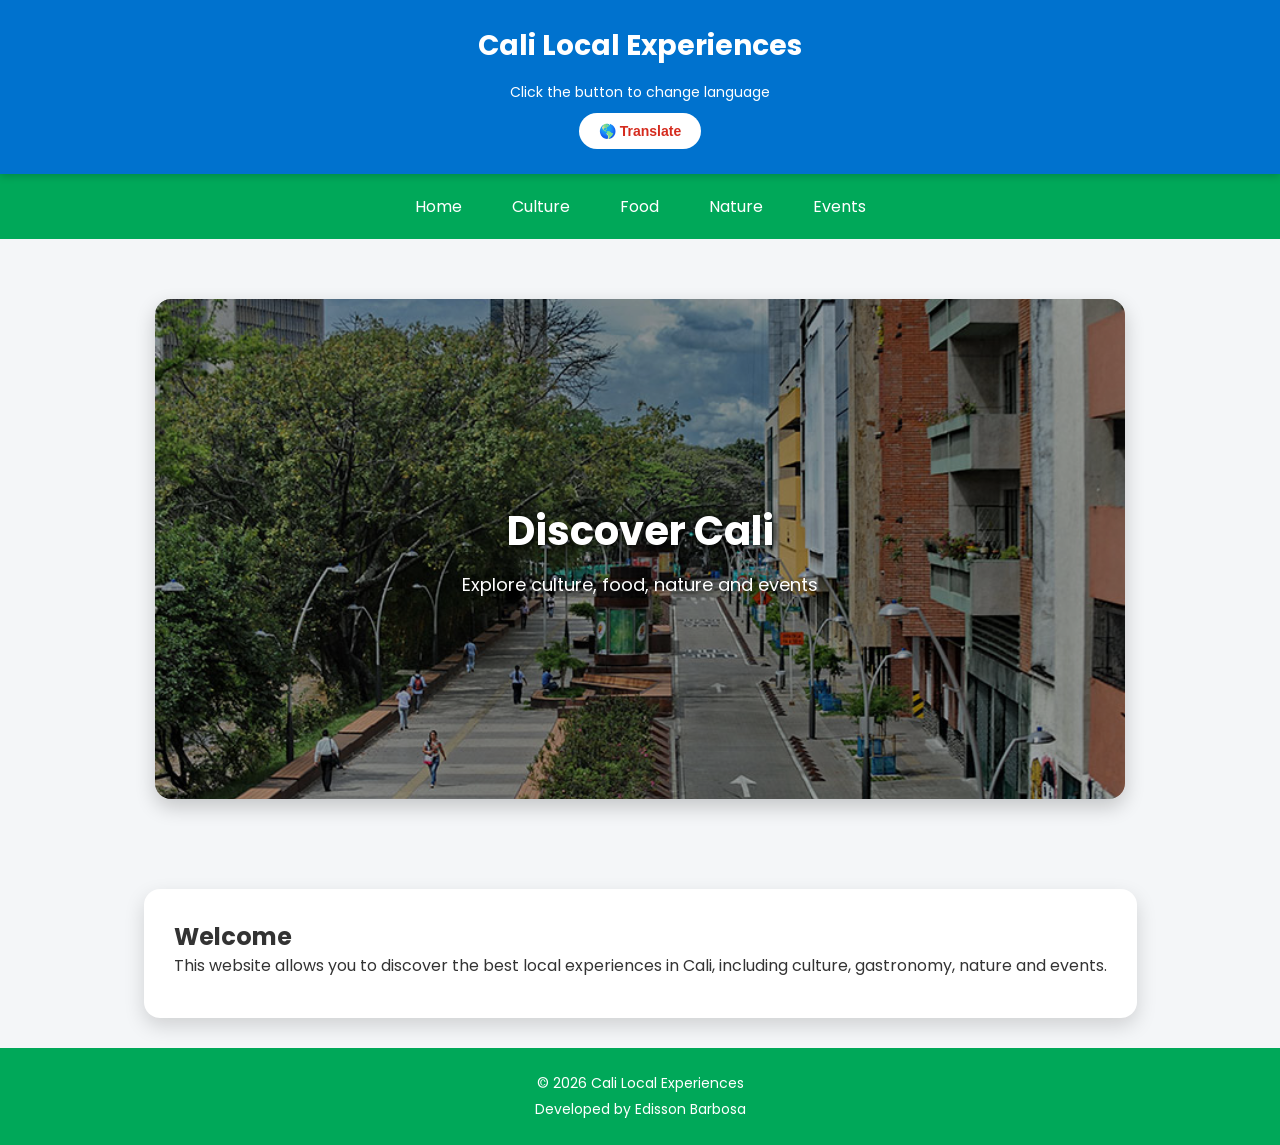
<file: index.html>
<!DOCTYPE html>
<html lang="en">
<head>
  <meta charset="UTF-8">
  <meta name="viewport" content="width=device-width, initial-scale=1.0">
  <title>Cali Local Experiences</title>
  <link rel="stylesheet" href="css/styles.css">
  <link href="https://fonts.googleapis.com/css2?family=Poppins:wght@300;500;700&display=swap" rel="stylesheet">
</head>

<body>

<header>
  <h1 data-en="Cali Local Experiences" data-es="Experiencias Locales en Cali">
    Cali Local Experiences
  </h1>

  <div class="lang-container">
    <p 
      data-en="Click the button to change language"
      data-es="Haz clic en el botón para cambiar el idioma">
      Click the button to change language
    </p>

    <button onclick="toggleLanguage()">
	<p 
      data-en="🌎 Translate"
      data-es="🌎 Traducir">
      🌎 Translate
    </p>
	</button>
  </div>
  
</header>

<div class="menu-toggle" id="menu-toggle">☰</div>
<nav id="navbar">
 <a href="index.html"
     data-en="Home"
     data-es="Inicio">Home</a>

  <a href="html/culture.html"
     data-en="Culture"
     data-es="Cultura">Culture</a>

  <a href="html/food.html"
     data-en="Food"
     data-es="Comida">Food</a>

  <a href="html/nature.html"
     data-en="Nature"
     data-es="Naturaleza">Nature</a>

  <a href="html/events.html"
     data-en="Events"
     data-es="Eventos">Events</a>
</nav>

<section class="hero">


  <div class="slider">

    <div class="slide active" style="background-image: url('./images/boulevard.jpg');"></div>
    <div class="slide" style="background-image: url('./images/cayzedo.jpg');"></div>
    <div class="slide" style="background-image: url('./images/feria_cali.jpg');"></div>
    <div class="slide" style="background-image: url('./images/cristo_rey.jpg');"></div>
	<div class="slide" style="background-image: url('./images/cholado.jpg');"></div>
    <div class="slide" style="background-image: url('./images/ermita.jpg');"></div>
	<div class="slide" style="background-image: url('./images/salsa_festival.jpg');"></div>
    <div class="slide" style="background-image: url('./images/belalcazar.jpg');"></div>

  </div>

  <div class="hero-content">
    <h2 
      data-en="Discover Cali"
      data-es="Descubre Cali">
      Discover Cali
    </h2>

    <p 
      data-en="Explore culture, food, nature and events"
      data-es="Explora cultura, gastronomía, naturaleza y eventos">
      Explore culture, food, nature and events
    </p>
  </div>

</section>


<section class="card">
  <h2 
    data-en="Welcome"
    data-es="Bienvenido">
    Welcome
  </h2>

  <p 
    data-en="This website allows you to discover the best local experiences in Cali, including culture, gastronomy, nature and events."
    data-es="Este sitio web te permite descubrir las mejores experiencias locales en Cali, incluyendo cultura, gastronomía, naturaleza y eventos.">
    This website allows you to discover the best local experiences in Cali, including culture, gastronomy, nature and events.
  </p>
</section>

<footer>
 
  <p 
    data-en="© 2026 Cali Local Experiences"
    data-es="© 2026 Experiencias Locales en Cali">
    © 2026 Cali Local Experiences
  </p>

  <p 
    data-en="Developed by Edisson Barbosa"
    data-es="Desarrollado por Edisson Barbosa">
    Developed by Edisson Barbosa
  </p>

</footer>

<script src="js/script.js"></script>

</body>
</html>
</file>
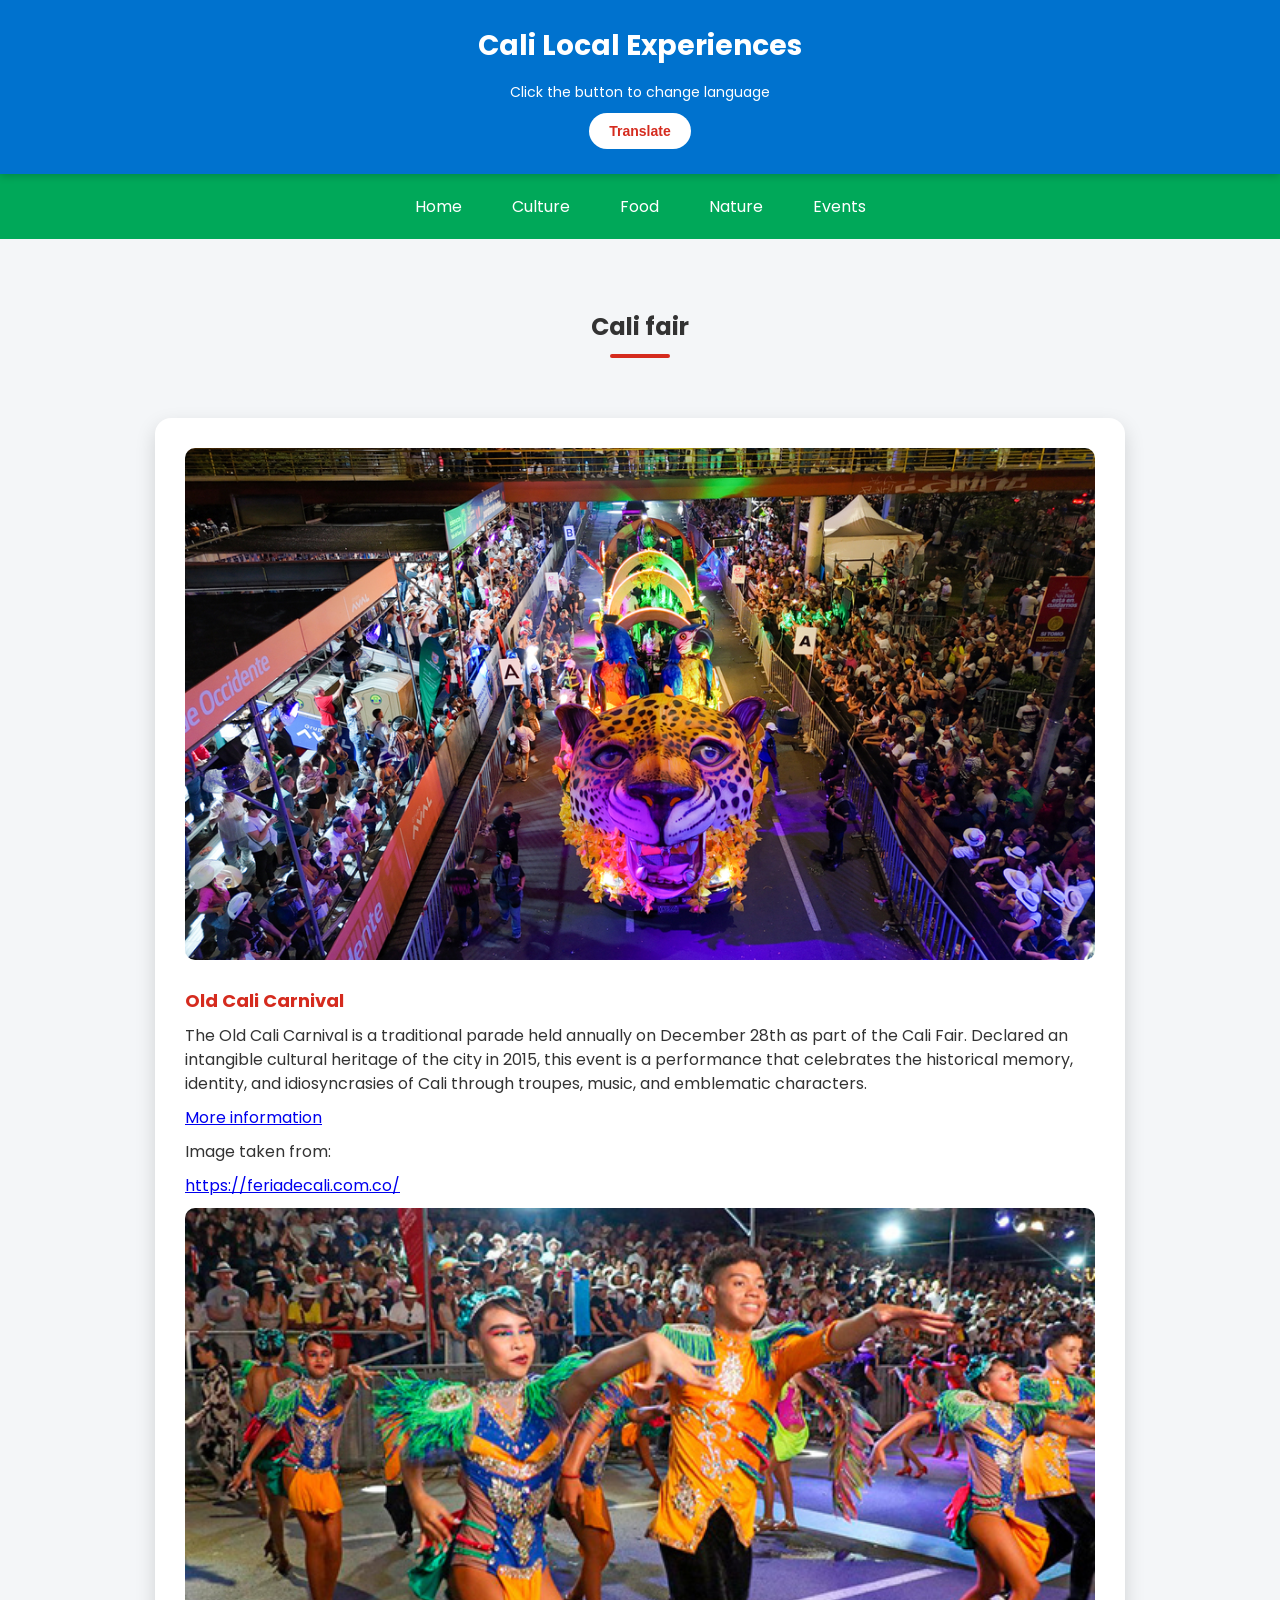
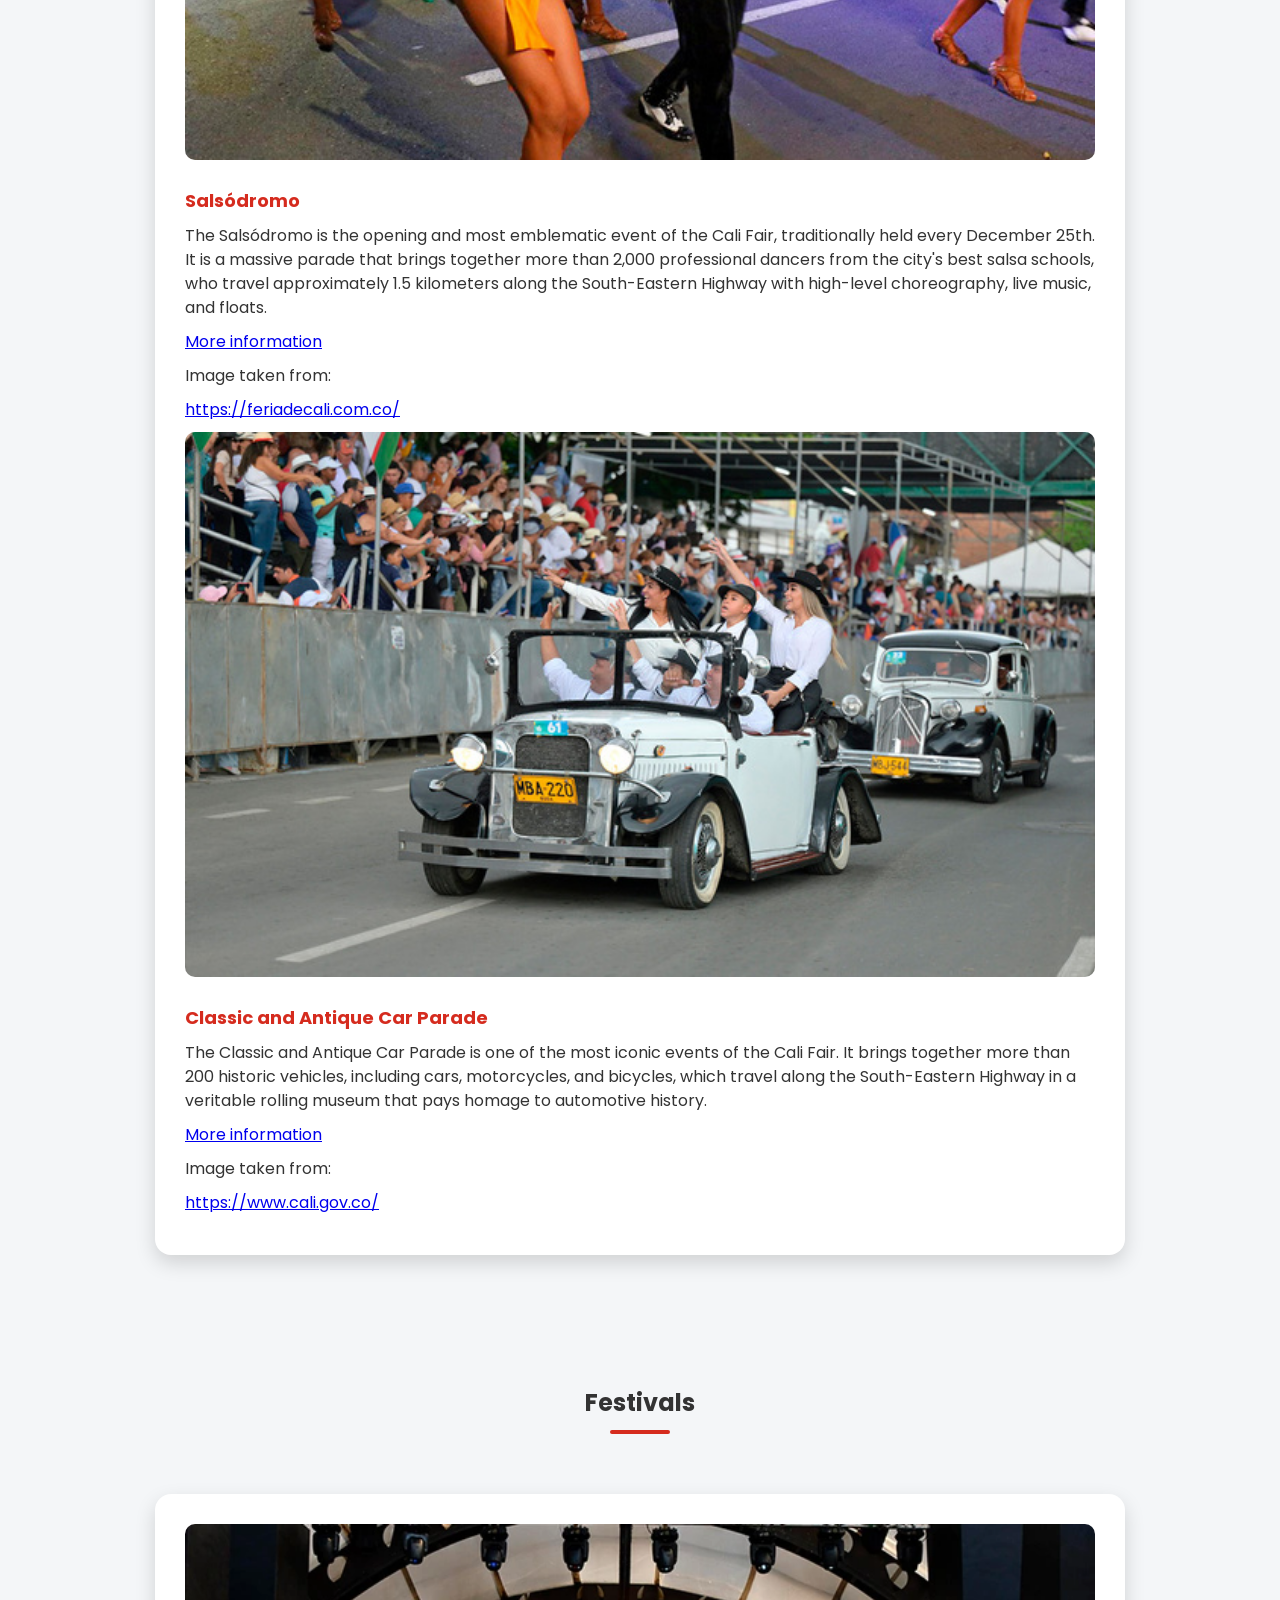
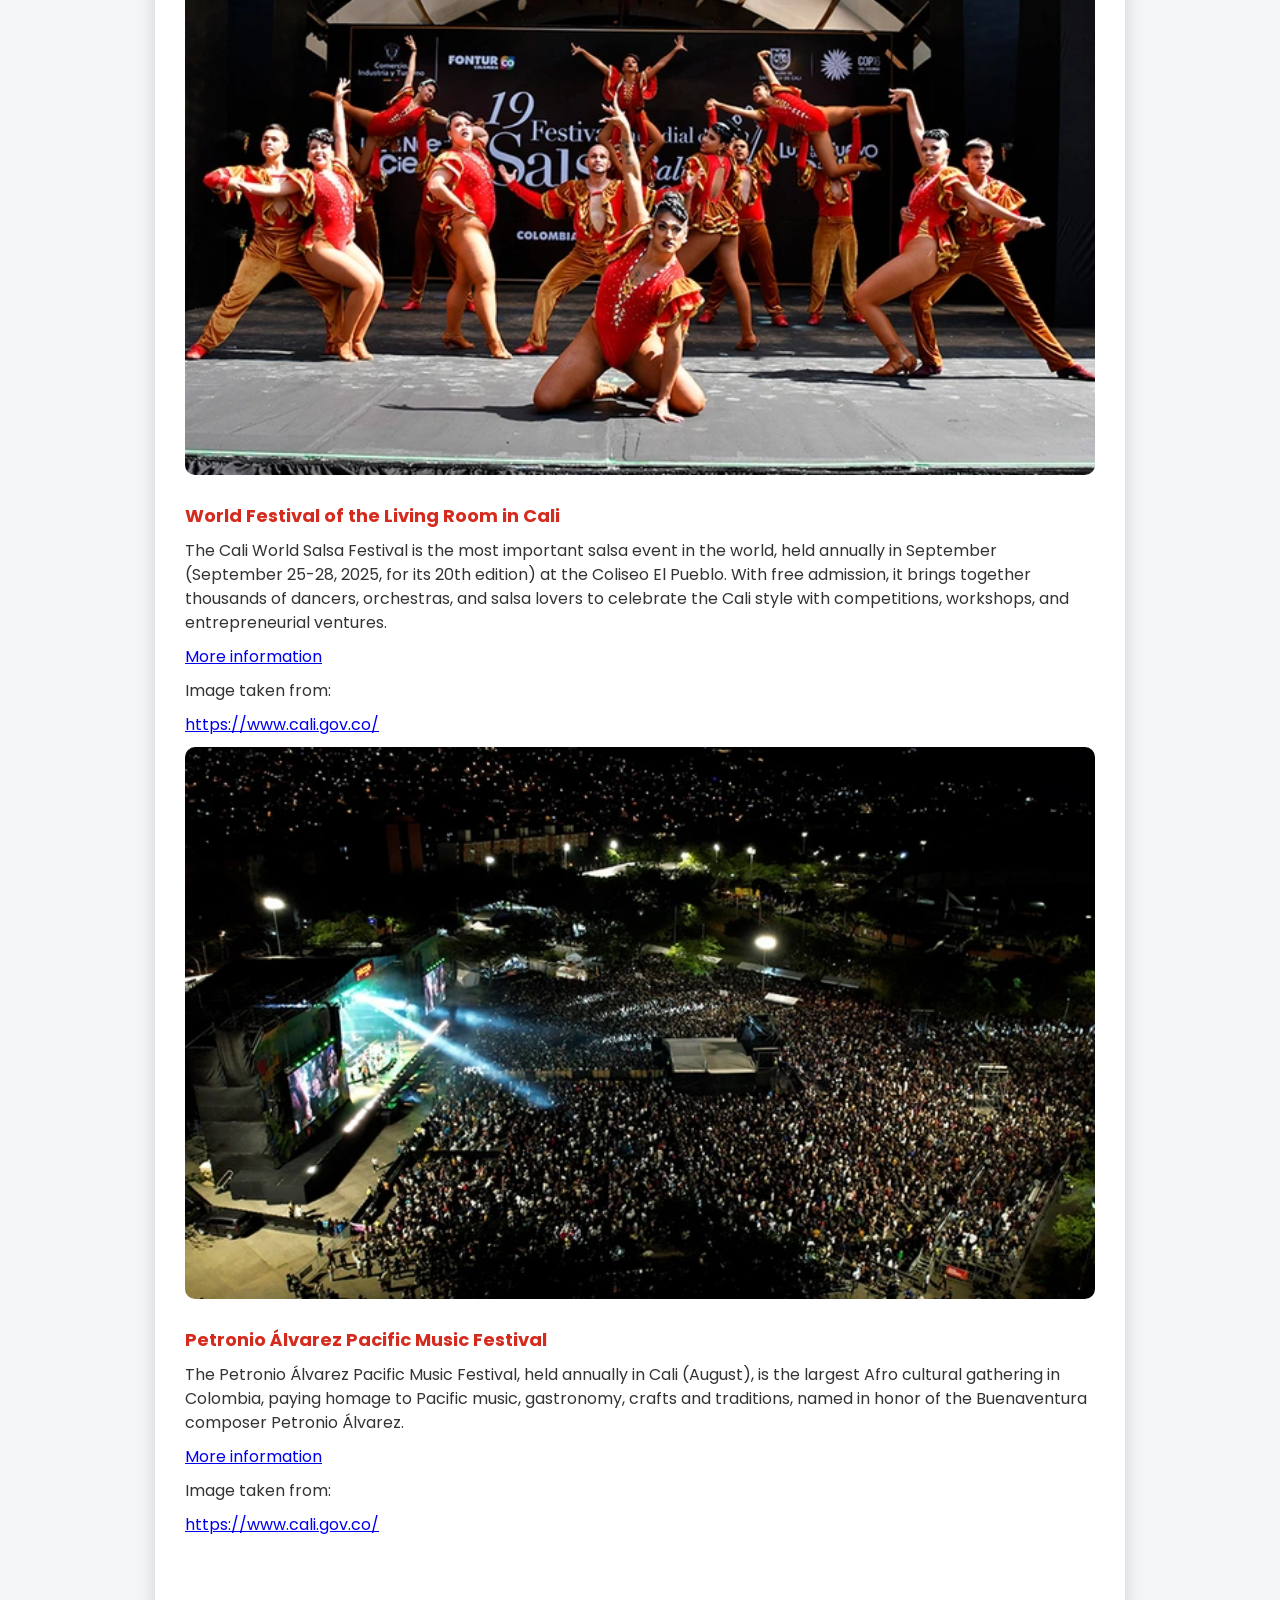
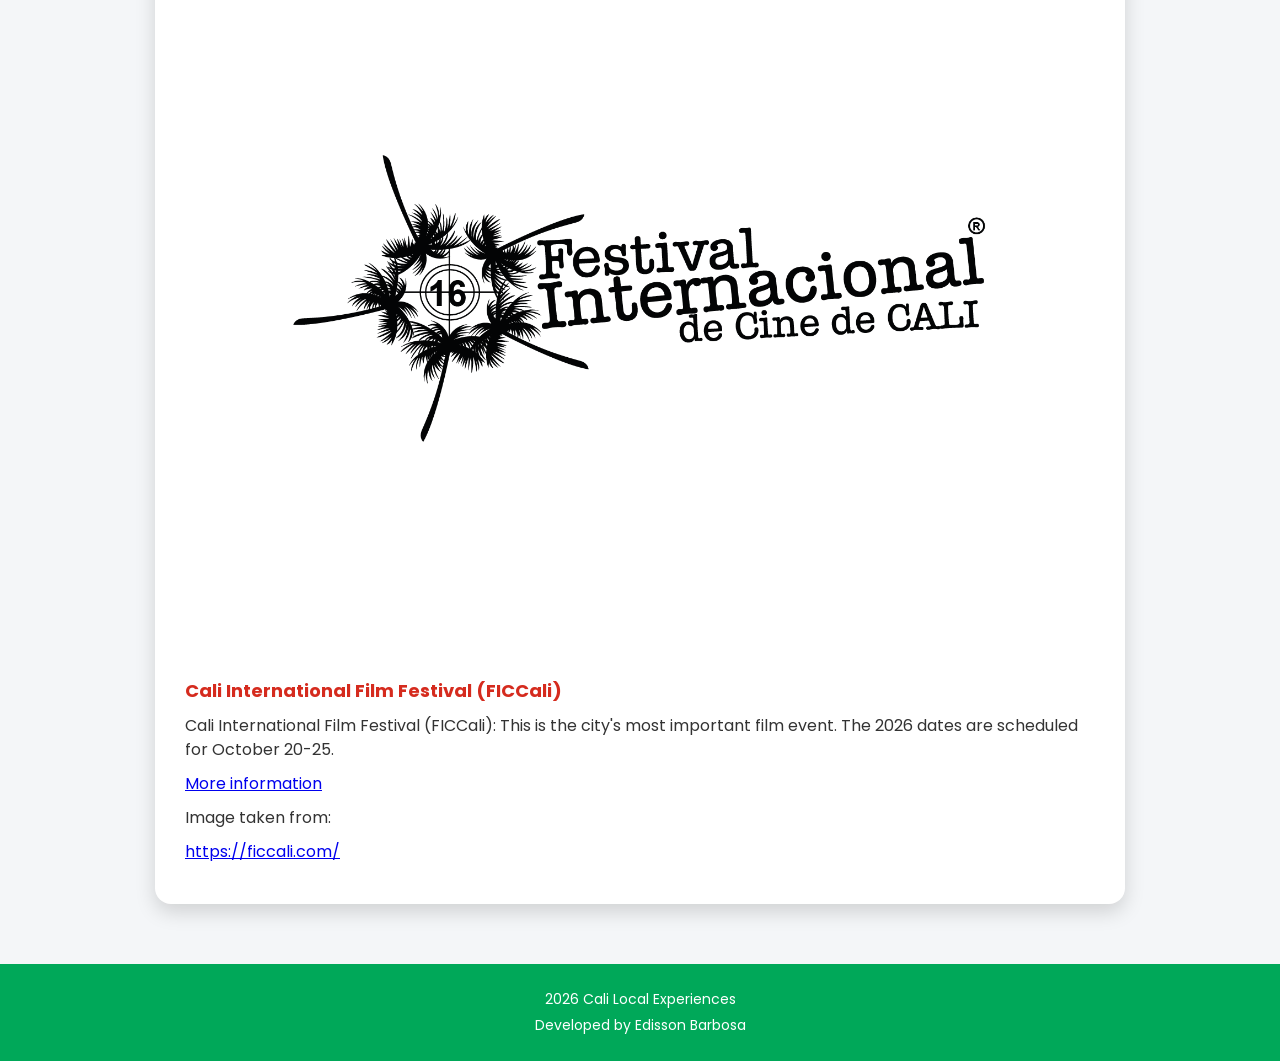
<file: html/events.html>
<!DOCTYPE html>
<html lang="en">
<head>
<meta charset="UTF-8">
<meta name="viewport" content="width=device-width, initial-scale=1.0">
<title>Events - Cali</title>
<link rel="stylesheet" href="../css/styles.css">
<link href="https://fonts.googleapis.com/css2?family=Poppins:wght@300;500;700&display=swap" rel="stylesheet">
</head>

<body>

<header>
<h1 data-en="Cali Local Experiences" data-es="Experiencias Locales en Cali">
    Cali Local Experiences
  </h1>

  <div class="lang-container">
    <p 
      data-en="Click the button to change language"
      data-es="Haz clic en el botón para cambiar el idioma">
      Click the button to change language
    </p>

    <button onclick="toggleLanguage()">
	<p 
      data-en="Translate"
      data-es="Traducir">
      Translate
    </p>
	</button>
  </div>
</header>

<div class="menu-toggle" id="menu-toggle">☰</div>
<nav id="navbar">
<a href="../index.html"
     data-en="Home"
     data-es="Inicio">Home</a>

  <a href="culture.html"
     data-en="Culture"
     data-es="Cultura">Culture</a>

  <a href="food.html"
     data-en="Food"
     data-es="Comida">Food</a>

  <a href="nature.html"
     data-en="Nature"
     data-es="Naturaleza">Nature</a>

  <a href="events.html"
     data-en="Events"
     data-es="Eventos">Events</a>	
</nav>

<section>

<h2 class="section-title"
data-en="Cali fair" data-es="Feria de Cali">Cali fair</h2>

<div class="card">
<img src="../images/feria_cali.jpg" alt="Carnaval de Cali Viejo">

<p class="place-title"
data-en="Old Cali Carnival"
data-es="Carnaval de Cali Viejo">
Old Cali Carnival</p>

<p data-en="The Old Cali Carnival is a traditional parade held annually on December 28th as part of the Cali Fair. Declared an intangible cultural heritage of the city in 2015, this event is a performance that celebrates the historical memory, identity, and idiosyncrasies of Cali through troupes, music, and emblematic characters."
data-es="El Carnaval de Cali Viejo es un desfile tradicional que se celebra anualmente cada 28 de diciembre en el marco de la Feria de Cali. Este evento, declarado patrimonio cultural inmaterial de la ciudad en 2015, es una puesta en escena que exalta la memoria histórica, la identidad y la idiosincrasia caleña a través de comparsas, música y personajes emblemáticos.">
The Old Cali Carnival is a traditional parade held annually on December 28th as part of the Cali Fair. Declared an intangible cultural heritage of the city in 2015, this event is a performance that celebrates the historical memory, identity, and idiosyncrasies of Cali through troupes, music, and emblematic characters.																													
</p>
<figcaption>
      <a href="https://www.feriadecali.com.co/" target="_blank">
	  <p data-en="More information"
	  data-es="Más información">
        More information</p>
      </a>
    </figcaption>
  <p data-en="Image taken from: "
	  data-es="Imagen tomada de: ">
        Image taken from:</p>
<p class="credit">
<a href="https://feriadecali.com.co/salsodromo-2024-rescata-el-origen-la-tradicion-y-la-identidad-calena-en-la-version-67-feria-de-cali/" target="_blank">
https://feriadecali.com.co/
</a>
</p>

<img src="../images/feria 2025.jpg" alt="Salsodromo">

<p class="place-title"
data-en="Salsódromo"
data-es="Salsódromo">
Salsódromo</p>

<p data-en="The Salsódromo is the opening and most emblematic event of the Cali Fair, traditionally held every December 25th. It is a massive parade that brings together more than 2,000 professional dancers from the city's best salsa schools, who travel approximately 1.5 kilometers along the South-Eastern Highway with high-level choreography, live music, and floats."
data-es="El Salsódromo es el evento inaugural y más emblemático de la Feria de Cali, celebrado tradicionalmente cada 25 de diciembre. Es un desfile masivo que reúne a más de 2,000 bailarines profesionales de las mejores escuelas de salsa de la ciudad, quienes recorren cerca de 1.5 kilómetros de la Autopista Suroriental con coreografías de alto nivel, música en vivo y carrozas.">
The Salsódromo is the opening and most emblematic event of the Cali Fair, traditionally held every December 25th. It is a massive parade that brings together more than 2,000 professional dancers from the city's best salsa schools, who travel approximately 1.5 kilometers along the South-Eastern Highway with high-level choreography, live music, and floats.																												
</p>
<figcaption>
      <a href="https://www.feriadecali.com.co/" target="_blank">
	  <p data-en="More information"
	  data-es="Más información">
        More information</p>
      </a>
    </figcaption>
  <p data-en="Image taken from: "
	  data-es="Imagen tomada de: ">
        Image taken from:</p>
<p class="credit">
<a href="https://feriadecali.com.co/salsodromo-2024-rescata-el-origen-la-tradicion-y-la-identidad-calena-en-la-version-67-feria-de-cali/" target="_blank">
https://feriadecali.com.co/
</a>
</p>



<img src="../images/carros.jpg" alt="Desfile de Autos clasicos y antiguos/">

<p class="place-title"
data-en="Classic and Antique Car Parade"
data-es="Desfile de Autos Clásicos y Antiguos">
Classic and Antique Car Parade</p>

<p data-en="The Classic and Antique Car Parade is one of the most iconic events of the Cali Fair. It brings together more than 200 historic vehicles, including cars, motorcycles, and bicycles, which travel along the South-Eastern Highway in a veritable rolling museum that pays homage to automotive history."
data-es="El Desfile de Autos Clásicos y Antiguos es uno de los eventos más emblemáticos de la Feria de Cali. Reúne más de 200 vehículos históricos, incluyendo autos, motos y bicicletas, que recorren la Autopista Suroriental en un auténtico museo rodante que rinde homenaje a la historia automotriz">
The Classic and Antique Car Parade is one of the most iconic events of the Cali Fair. It brings together more than 200 historic vehicles, including cars, motorcycles, and bicycles, which travel along the South-Eastern Highway in a veritable rolling museum that pays homage to automotive history.																												
</p>
<figcaption>
      <a href="https://www.feriadecali.com.co/" target="_blank">
	  <p data-en="More information"
	  data-es="Más información">
        More information</p>
      </a>
    </figcaption>
  <p data-en="Image taken from: "
	  data-es="Imagen tomada de: ">
        Image taken from:</p>
<p class="credit">
<a href="https://www.cali.gov.co/cultura/publicaciones/184056/feria-de-cali-de-2024-los-motores-volveran-a-rugir-en-el-desfile-de-autos-clasicos-y-antiguos/" target="_blank">
https://www.cali.gov.co/
</a>
</p>


</div>

</section>

<section>

<h2 class="section-title"
data-en="Festivals" data-es="Festivales">Festivals</h2>

<div class="card">
<img src="../images/salsa_festival.jpg" alt="Festival mundial de la salsa de Cali">

<p class="place-title"
data-en="World Festival of the Living Room in Cali"
data-es="Festival mundial de la salsa de Cali">
World Festival of the Living Room in Cali</p>

<p data-en="The Cali World Salsa Festival is the most important salsa event in the world, held annually in September (September 25-28, 2025, for its 20th edition) at the Coliseo El Pueblo. With free admission, it brings together thousands of dancers, orchestras, and salsa lovers to celebrate the Cali style with competitions, workshops, and entrepreneurial ventures."
data-es="El Festival Mundial de Salsa de Cali es el evento de salsa más importante del mundo, celebrado anualmente en septiembre (25-28 de septiembre de 2025 para su 20ª edición) en el Coliseo El Pueblo. Con entrada libre, reúne a miles de bailarines, orquestas y melómanos para celebrar el estilo caleño con competencias, talleres y emprendimientos.">
The Cali World Salsa Festival is the most important salsa event in the world, held annually in September (September 25-28, 2025, for its 20th edition) at the Coliseo El Pueblo. With free admission, it brings together thousands of dancers, orchestras, and salsa lovers to celebrate the Cali style with competitions, workshops, and entrepreneurial ventures.</p>

<figcaption>
      <a href="https://mundialdesalsa.com/" target="_blank">
	  <p data-en="More information"
	  data-es="Más información">
        More information</p>
      </a>
    </figcaption>
  <p data-en="Image taken from: "
	  data-es="Imagen tomada de: ">
        Image taken from:</p>
<p class="credit">
<a href="https://www.cali.gov.co/boletines/publicaciones/188669/inicia-el-camino-hacia-el-festival-mundial-de-salsa-2025-con-las-clasificatorias-locales-y-el-concurso-infantil/" target="_blank">
https://www.cali.gov.co/
</a>
</p>

<img src="../images/petronio.jpg" alt="Festival de Música del Pacífico Petronio Álvarez">

<p class="place-title"
data-en="Petronio Álvarez Pacific Music Festival"
data-es="Festival de Música del Pacífico Petronio Álvarez">
Petronio Álvarez Pacific Music Festival</p>

<p data-en="The Petronio Álvarez Pacific Music Festival, held annually in Cali (August), is the largest Afro cultural gathering in Colombia, paying homage to Pacific music, gastronomy, crafts and traditions, named in honor of the Buenaventura composer Petronio Álvarez."
data-es="El Festival de Música del Pacífico Petronio Álvarez, celebrado anualmente en Cali (agosto), es el encuentro cultural afro más grande de Colombia, rindiendo homenaje a la música del Pacífico, la gastronomía, artesanías y tradiciones, nombrado en honor al compositor buenaventureño Petronio Álvarez.">
The Petronio Álvarez Pacific Music Festival, held annually in Cali (August), is the largest Afro cultural gathering in Colombia, paying homage to Pacific music, gastronomy, crafts and traditions, named in honor of the Buenaventura composer Petronio Álvarez.</p>

<figcaption>
      <a href="https://colombia.travel/es/ferias-y-fiestas/festival-petronio-alvarez" target="_blank">
	  <p data-en="More information"
	  data-es="Más información">
        More information</p>
      </a>
    </figcaption>
  <p data-en="Image taken from: "
	  data-es="Imagen tomada de: ">
        Image taken from:</p>
<p class="credit">
<a href="https://www.cali.gov.co/boletines/publicaciones/188479/exito-total-mas-de-800000-personas-vibraron-con-el-festival-petronio-alvarez-2025/" target="_blank">
https://www.cali.gov.co/
</a>
</p>

<img src="../images/film_festival.jpg" alt="Festival Internacional de Cine de Cali (FICCali)">

<p class="place-title"
data-en="Cali International Film Festival (FICCali)"
data-es="Festival Internacional de Cine de Cali (FICCali)">
Cali International Film Festival (FICCali)</p>

<p data-en="Cali International Film Festival (FICCali): This is the city's most important film event. The 2026 dates are scheduled for October 20-25."
data-es="Festival Internacional de Cine de Cali (FICCali): Es el evento cinematográfico más importante de la ciudad. Para el año 2026, las fechas programadas son del 20 al 25 de octubre.">
Cali International Film Festival (FICCali): This is the city's most important film event. The 2026 dates are scheduled for October 20-25.</p>

<figcaption>
      <a href="https://ficcali.com/" target="_blank">
	  <p data-en="More information"
	  data-es="Más información">
        More information</p>
      </a>
    </figcaption>
  <p data-en="Image taken from: "
	  data-es="Imagen tomada de: ">
        Image taken from:</p>
<p class="credit">
<a href="https://ficcali.com/" target="_blank">
https://ficcali.com/
</a>
</p>


</div>

</section>

<footer>
 
  <p 
    data-en="© 2026 Cali Local Experiences"
    data-es="© 2026 Experiencias Locales en Cali">
    2026 Cali Local Experiences
  </p>

  <p 
    data-en="Developed by Edisson Barbosa"
    data-es="Desarrollado por Edisson Barbosa">
    Developed by Edisson Barbosa
  </p>

</footer>

<script src="../js/script.js"></script>

</body>
</html>
</file>
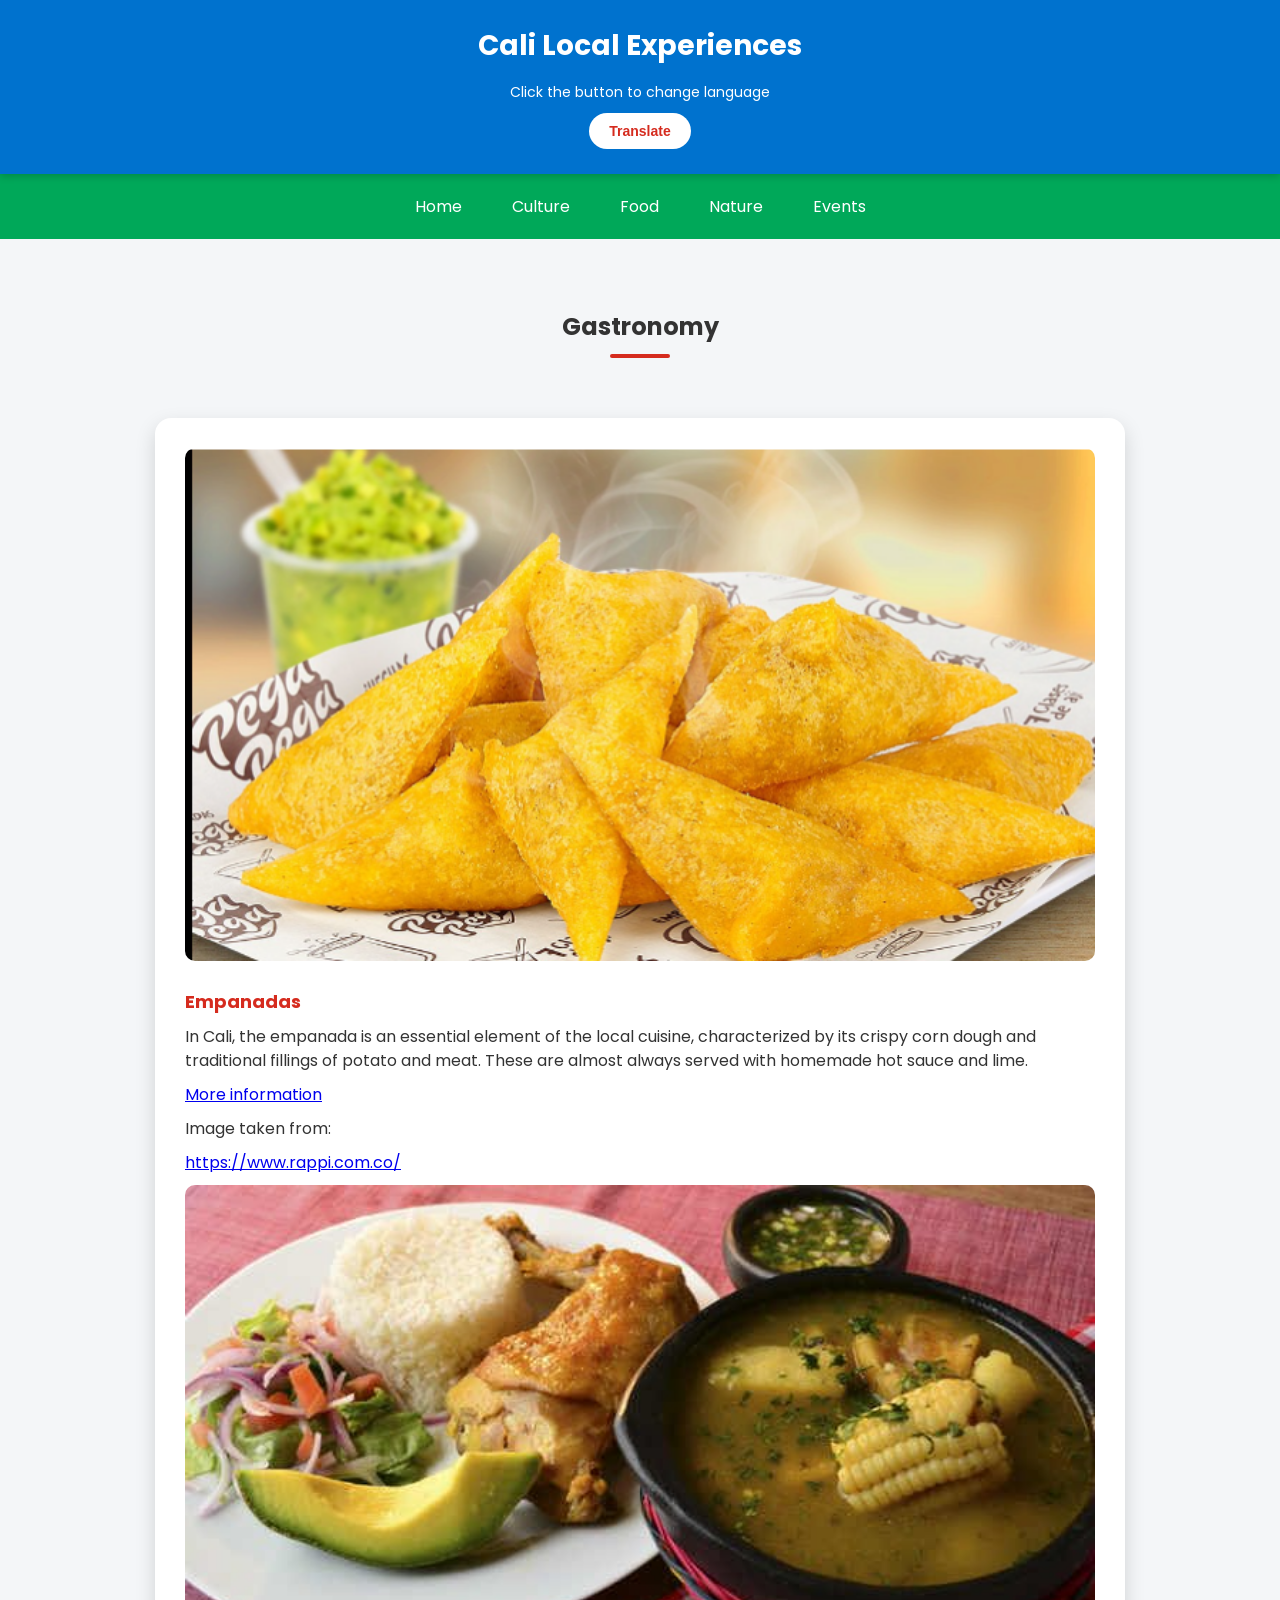
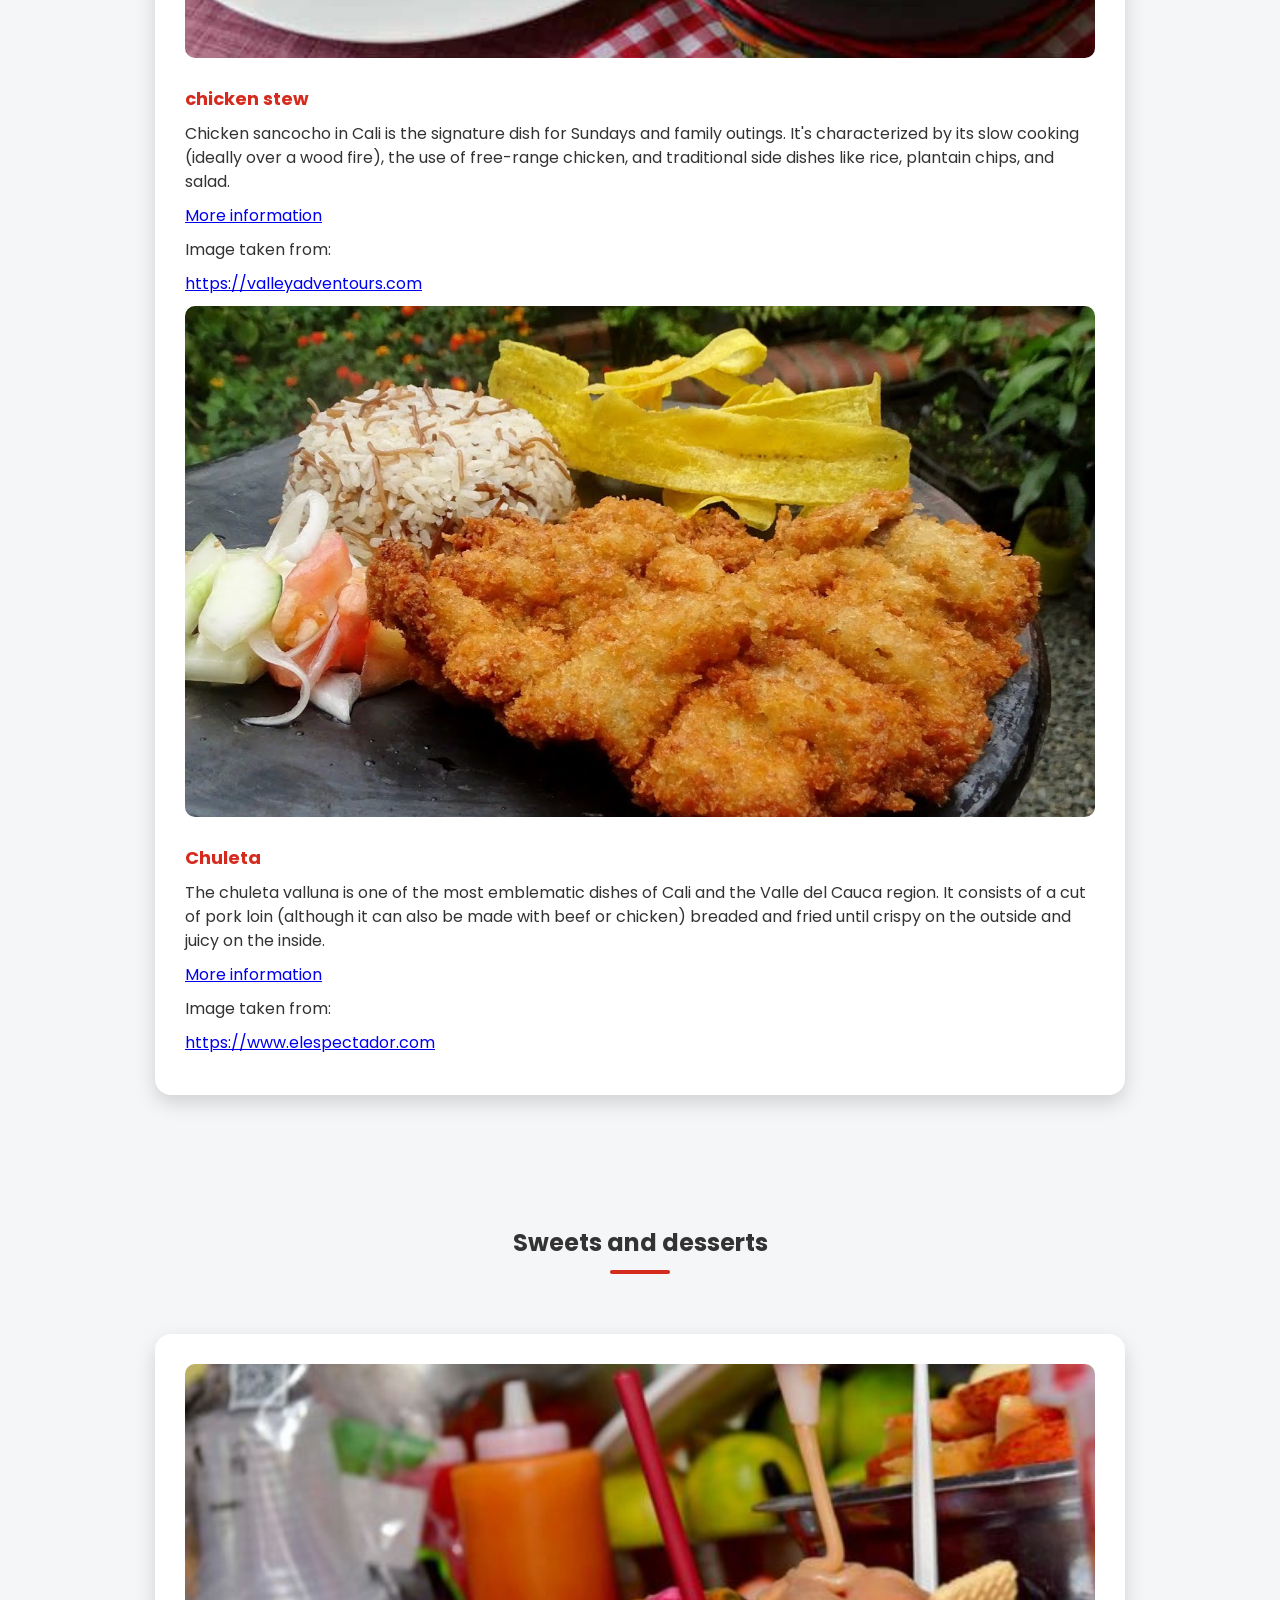
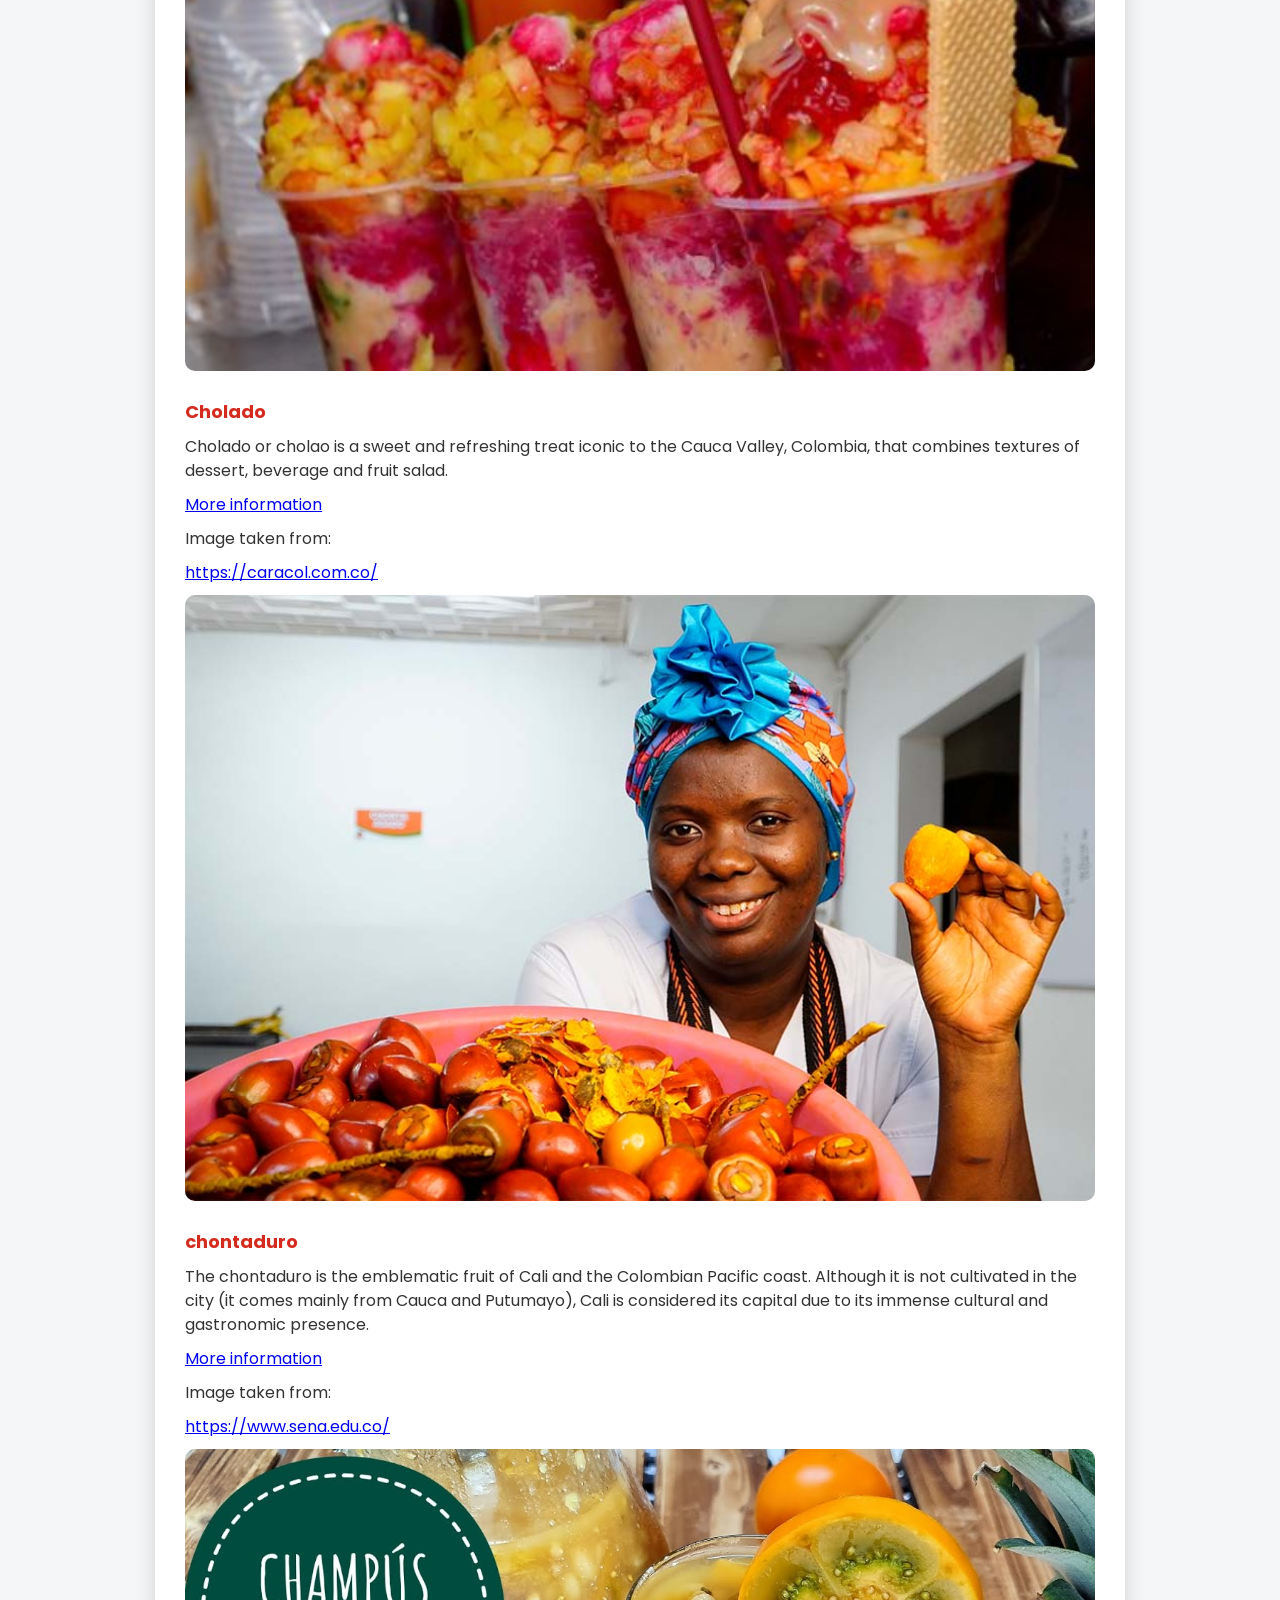
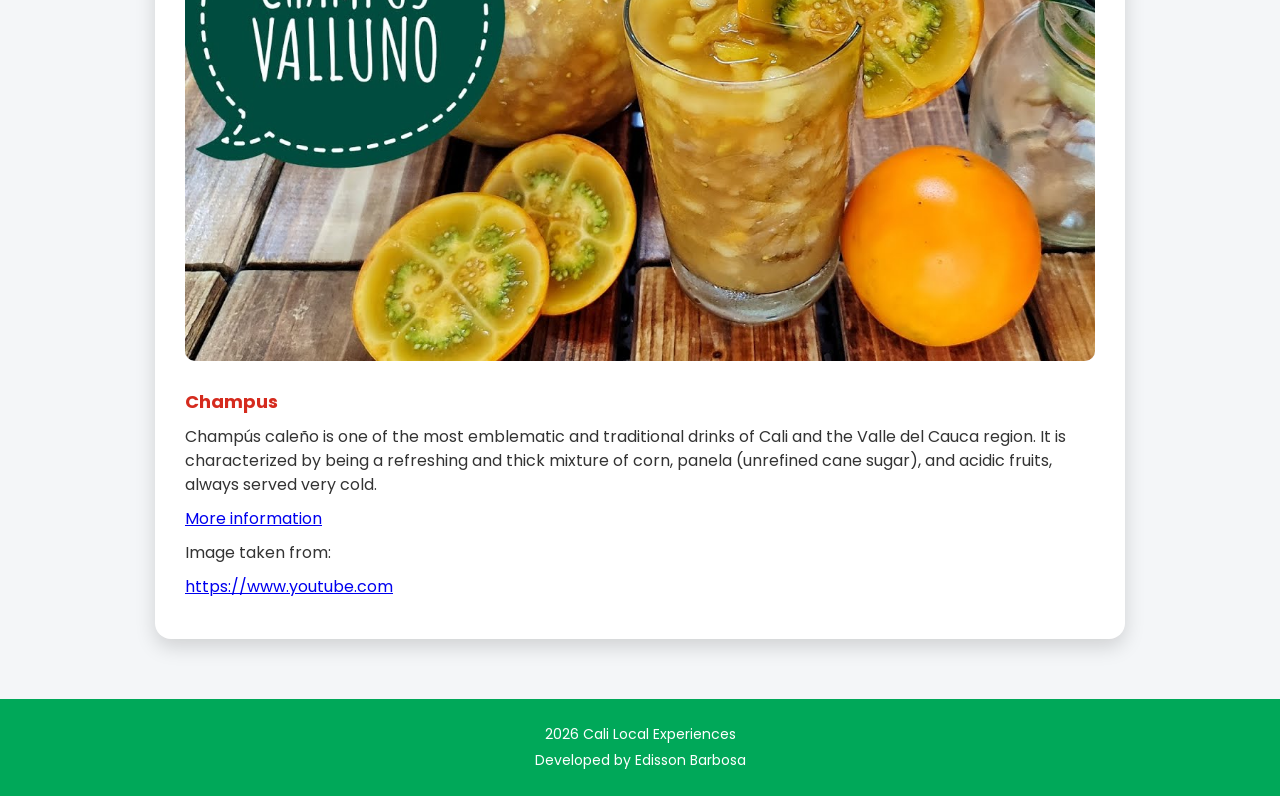
<file: html/food.html>
<!DOCTYPE html>
<html lang="en">
<head>
<meta charset="UTF-8">
<meta name="viewport" content="width=device-width, initial-scale=1.0">
<title>Food - Cali</title>
<link rel="stylesheet" href="../css/styles.css">
<link href="https://fonts.googleapis.com/css2?family=Poppins:wght@300;500;700&display=swap" rel="stylesheet">
</head>

<body>

<header>
<h1 data-en="Cali Local Experiences" data-es="Experiencias Locales en Cali">
    Cali Local Experiences
  </h1>

  <div class="lang-container">
    <p 
      data-en="Click the button to change language"
      data-es="Haz clic en el botón para cambiar el idioma">
      Click the button to change language
    </p>

    <button onclick="toggleLanguage()">
	<p 
      data-en="Translate"
      data-es="Traducir">
      Translate
    </p>
	</button>
  </div>
</header>

<div class="menu-toggle" id="menu-toggle">☰</div>
<nav id="navbar">
<a href="../index.html"
     data-en="Home"
     data-es="Inicio">Home</a>

  <a href="culture.html"
     data-en="Culture"
     data-es="Cultura">Culture</a>

  <a href="food.html"
     data-en="Food"
     data-es="Comida">Food</a>

  <a href="nature.html"
     data-en="Nature"
     data-es="Naturaleza">Nature</a>

  <a href="events.html"
     data-en="Events"
     data-es="Eventos">Events</a>	 		
</nav>

<section>

<h2 class="section-title"
data-en="Gastronomy" data-es="Gastronomía">Gastronomy</h2>

<div class="card">
<img src="../images/empanadas.jpg" alt="Empanadas">

<p class="place-title"
data-en="Empanadas"
data-es="Empanadas">
Empanadas</p>

<p data-en="In Cali, the empanada is an essential element of the local cuisine, characterized by its crispy corn dough and traditional fillings of potato and meat. These are almost always served with homemade hot sauce and lime."
data-es="En Cali, la empanada es un elemento esencial de la gastronomía local, caracterizada por su masa de maíz crujiente y rellenos tradicionales de papa con carne. Estas se acompañan casi obligatoriamente con ají casero y limón.">
In Cali, the empanada is an essential element of the local cuisine, characterized by its crispy corn dough and traditional fillings of potato and meat. These are almost always served with homemade hot sauce and lime.																													
</p>
<figcaption>
      <a href="https://www.youtube.com/watch?v=00Op9Msq6e4" target="_blank">
	  <p data-en="More information"
	  data-es="Más información">
        More information</p>
      </a>
    </figcaption>
  <p data-en="Image taken from: "
	  data-es="Imagen tomada de: ">
        Image taken from:</p>
<p class="credit">
<a href="https://www.rappi.com.co/cali/restaurantes/category/empanadas" target="_blank">
https://www.rappi.com.co/
</a>
</p>

<img src="../images/sancocho-de-gallina-en-cali-1.jpeg" alt="Sancocho de gallina">

<p class="place-title"
data-en="chicken stew"
data-es="Sanconcho de gallina">
chicken stew</p>

<p data-en="Chicken sancocho in Cali is the signature dish for Sundays and family outings. It's characterized by its slow cooking (ideally over a wood fire), the use of free-range chicken, and traditional side dishes like rice, plantain chips, and salad."
data-es="El sancocho de gallina en Cali es el plato insignia de los domingos y paseos familiares. Se caracteriza por su cocción lenta (idealmente en leña), el uso de gallina criolla y acompañantes tradicionales como arroz, tostadas de plátano y ensalada.">
Chicken sancocho in Cali is the signature dish for Sundays and family outings. It's characterized by its slow cooking (ideally over a wood fire), the use of free-range chicken, and traditional side dishes like rice, plantain chips, and salad.																											
</p>
<figcaption>
      <a href="https://valleyadventours.com/gastronomia-calena-6-platos-tipicos-que-debes-probar-en-cali/sancocho-de-gallina-en-cali-2/" target="_blank">
	  <p data-en="More information"
	  data-es="Más información">
        More information</p>
      </a>
    </figcaption>
  <p data-en="Image taken from: "
	  data-es="Imagen tomada de: ">
        Image taken from:</p>
<p class="credit">
<a href="https://valleyadventours.com/gastronomia-calena-6-platos-tipicos-que-debes-probar-en-cali/sancocho-de-gallina-en-cali-2/" target="_blank">
https://valleyadventours.com
</a>
</p>

<img src="../images/chuleta.jpg" alt="Chuleta">

<p class="place-title"
data-en="Chuleta"
data-es="Chuleta">
Chuleta</p>

<p data-en="The chuleta valluna is one of the most emblematic dishes of Cali and the Valle del Cauca region. It consists of a cut of pork loin (although it can also be made with beef or chicken) breaded and fried until crispy on the outside and juicy on the inside."
data-es="La chuleta valluna es uno de los platos más emblemáticos de Cali y el Valle del Cauca. Se trata de un corte de lomo de cerdo (aunque también se hace de res o pollo) apanado y frito hasta quedar crocante por fuera y jugoso por dentro.">
The chuleta valluna is one of the most emblematic dishes of Cali and the Valle del Cauca region. It consists of a cut of pork loin (although it can also be made with beef or chicken) breaded and fried until crispy on the outside and juicy on the inside.</p>

<figcaption>
      <a href="https://www.elespectador.com/gastronomia-y-recetas/receta-asi-se-prepara-la-chuleta-valluna/" target="_blank">
	  <p data-en="More information"
	  data-es="Más información">
        More information</p>
      </a>
    </figcaption>
  <p data-en="Image taken from: "
	  data-es="Imagen tomada de: ">
        Image taken from:</p>
<p class="credit">
<a href="https://www.elespectador.com/gastronomia-y-recetas/receta-asi-se-prepara-la-chuleta-valluna/" target="_blank">
https://www.elespectador.com
</a>
</p>

</div>

</section>

<section>

<h2 class="section-title"
data-en="Sweets and desserts" data-es="Dulces y postres">Sweets and desserts</h2>

<div class="card">
<img src="../images/cholado.jpg" alt="Cholado">

<p class="place-title"
data-en="Cholado"
data-es="Cholado">
Cholado</p>

<p data-en="Cholado or cholao is a sweet and refreshing treat iconic to the Cauca Valley, Colombia, that combines textures of dessert, beverage and fruit salad."
data-es="El cholado o cholao es una preparación dulce y refrescante icónica del Valle del Cauca, Colombia, que combina texturas de postre, bebida y ensalada de frutas.">
Cholado or cholao is a sweet and refreshing treat iconic to the Cauca Valley, Colombia, that combines textures of dessert, beverage and fruit salad.</p>

<figcaption>
      <a href="https://www.cali.gov.co/desarrolloeconomico/publicaciones/149428/conoce-la-historia-del-cholado/" target="_blank">
	  <p data-en="More information"
	  data-es="Más información">
        More information</p>
      </a>
    </figcaption>
  <p data-en="Image taken from: "
	  data-es="Imagen tomada de: ">
        Image taken from:</p>
<p class="credit">
<a href="https://caracol.com.co/programa/2022/09/03/el_sabor_de_colombia/1662176127_274412.html" target="_blank">
https://caracol.com.co/
</a>
</p>

<img src="../images/chontaduro.jpg" alt="Chontaduro">

<p class="place-title"
data-en="chontaduro"
data-es="chontaduro">
chontaduro</p>

<p data-en="The chontaduro is the emblematic fruit of Cali and the Colombian Pacific coast. Although it is not cultivated in the city (it comes mainly from Cauca and Putumayo), Cali is considered its capital due to its immense cultural and gastronomic presence."
data-es="El chontaduro es el fruto insignia de Cali y el Pacífico colombiano. Aunque no se cultiva en la ciudad (proviene principalmente del Cauca y Putumayo), Cali es considerada su capital debido a su inmensa presencia cultural y gastronómica.">
The chontaduro is the emblematic fruit of Cali and the Colombian Pacific coast. Although it is not cultivated in the city (it comes mainly from Cauca and Putumayo), Cali is considered its capital due to its immense cultural and gastronomic presence.</p>

<figcaption>
      <a href="https://www.cali.gov.co/turismo/publicaciones/156567/chontaduro-un-fruto-de-orgullo-para-cali/" target="_blank">
	  <p data-en="More information"
	  data-es="Más información">
        More information</p>
      </a>
    </figcaption>
  <p data-en="Image taken from: "
	  data-es="Imagen tomada de: ">
        Image taken from:</p>
<p class="credit">
<a href="https://www.sena.edu.co/es-co/Noticias/Paginas/noticia.aspx?IdNoticia=5766" target="_blank">
https://www.sena.edu.co/
</a>
</p>

<img src="../images/champus.jpg" alt="Champus">

<p class="place-title"
data-en="Champus"
data-es="Champus">
Champus</p>

<p data-en="Champús caleño is one of the most emblematic and traditional drinks of Cali and the Valle del Cauca region. It is characterized by being a refreshing and thick mixture of corn, panela (unrefined cane sugar), and acidic fruits, always served very cold."
data-es="El champús caleño es una de las bebidas más emblemáticas y tradicionales de Cali y el Valle del Cauca. Se caracteriza por ser una mezcla refrescante y espesa de maíz, panela y frutas ácidas, servida siempre muy fría.">
Champús caleño is one of the most emblematic and traditional drinks of Cali and the Valle del Cauca region. It is characterized by being a refreshing and thick mixture of corn, panela (unrefined cane sugar), and acidic fruits, always served very cold.</p>

<figcaption>
      <a href="https://www.cali.gov.co/turismo/publicaciones/177191/el-champus-una-joya-culinaria-resguardada-en-el-corazon-de-cali/" target="_blank">
	  <p data-en="More information"
	  data-es="Más información">
        More information</p>
      </a>
    </figcaption>
  <p data-en="Image taken from: "
	  data-es="Imagen tomada de: ">
        Image taken from:</p>
<p class="credit">
<a href="https://www.youtube.com/watch?v=VQApYXvqhCY" target="_blank">
https://www.youtube.com
</a>
</p>



</div>

</section>

<footer>
 
  <p 
    data-en="© 2026 Cali Local Experiences"
    data-es="© 2026 Experiencias Locales en Cali">
    2026 Cali Local Experiences
  </p>

  <p 
    data-en="Developed by Edisson Barbosa"
    data-es="Desarrollado por Edisson Barbosa">
    Developed by Edisson Barbosa
  </p>

</footer>

<script src="../js/script.js"></script>

</body>
</html>
</file>
<file: css/styles.css>
*{
  margin:0;
  padding:0;
  box-sizing:border-box;
}

:root{
  --verde:#00a859;
  --azul:#0072ce;
  --rojo:#d52b1e;
  --blanco:#ffffff;
}

body{
  font-family: 'Poppins', sans-serif;
  background:#f4f6f8;
  color:#333;
  display:flex;
  flex-direction:column;
  min-height:100vh;
}

header{
  position:relative;
  background: var(--azul);
  color:white;
  text-align:center;
  padding:25px 15px;
  box-shadow:0 2px 8px rgba(0,0,0,0.2);
}

header h1{
  font-size:28px;
}

section h2::after {
  width: 60px;
  height: 4px;
}

.lang-container{
  margin-top:15px;
  display:flex;
  flex-direction:column;
  align-items:center;
  gap:10px;
}

.lang-container p{
  font-size:14px;
}

.lang-container button{
  background:#fff;
  color:var(--rojo);
  border:none;
  padding:10px 20px;
  border-radius:25px;
  font-weight:bold;
  cursor:pointer;
  transition:all 0.3s ease;
}

.lang-container button:hover{
  background:#333;
  color:white;
  transform:scale(1.05);
}

nav{
  display:flex;
  justify-content:center;
  gap:20px;
  background: var(--verde);
  padding:10px;
  flex-wrap:wrap;
}


nav a{
  color:white;
  text-decoration:none;
  padding:10px 15px;
  border-radius:8px;
  transition:0.3s;
}

nav a:hover{
  background: var(--azul);
}

.menu-toggle{
  display:none;
  font-size:28px;
  cursor:pointer;
  position:absolute;
  right:20px;
  top:20px;
  color:white;
  z-index:1000;
}

@media(max-width:768px){

  .menu-toggle{
    display:block;
  }

  nav{
    display:none;
    flex-direction:column;
    width:100%;
    text-align:center;
  }

  nav.active{
    display:flex;
  }

}

.hero{
  width:100%;
  display:flex;
  justify-content:center;
  align-items:center;
  margin-top:30px;
  position:relative;
}

.slider{
  position:relative;
  width:100%;
  max-width:1100px;
  height:500px;
  border-radius:16px;
  overflow:hidden;
  box-shadow:0 8px 20px rgba(0,0,0,0.2);
}

.slide{
  position:absolute;
  width:100%;
  height:100%;
  background-size:cover;
  background-position:center;
  opacity:0;
  transition:opacity 1s ease-in-out;
}

.slide.active{
  opacity:1;
}

.slider::after{
  content:"";
  position:absolute;
  width:100%;
  height:100%;
  background:rgba(0,0,0,0.35);
  top:0;
  left:0;
}

.slide:first-child {
  opacity: 1;
}

.hero-content{
  position:absolute;
  z-index:2;
  width:100%;
  height:100%;
  display:flex;
  flex-direction:column;
  justify-content:center;
  align-items:center;
  text-align:center;
  color:white;
  padding:20px;
}

.hero-content h2{
  font-size:40px;
  margin-bottom:10px;
  text-shadow:2px 2px 6px rgba(0,0,0,0.8);
}

.hero-content p{
  font-size:18px;
  max-width:500px;
  text-shadow:2px 2px 6px rgba(0,0,0,0.8);
}

section{
  padding:30px 15px;
  max-width:1000px;
  margin:auto;
  margin-top:40px;
}

nav + section{
  margin-top:40px;
}

.section-title{
  text-align:center;
  position:relative;
}

.section-title::after{
  content:"";
  display:block;
  width:60px;
  height:4px;
  background: var(--rojo);
  margin:10px auto 0;
  border-radius:2px;
}

.card{
  background:white;
  padding:30px;
  margin:60px auto;
  margin-bottom:30px;
  border-radius:16px;
  max-width:1100px;
  box-shadow:0 8px 20px rgba(0,0,0,0.15);
}

.card:hover{
  transform:translateY(-5px);
}

.card img{
  width:100%;
  border-radius:10px;
  margin-bottom:10px;
}

.place-title{
  font-weight:bold;
  font-size:18px;
  margin:10px 0;
  color:var(--rojo);
}

.card p{
  line-height:1.5;
  margin-bottom:10px;
}

.info-link{
  margin-top:10px;
}

.info-link a{
  color:#ff6b00;
  font-weight:bold;
  text-decoration:none;
}

.info-link a:hover{
  text-decoration:underline;
}

.image-credit{
  margin-top:10px;
  font-size:12px;
  color:#666;
}

.image-credit a{
  color:#0077cc;
  text-decoration:none;
}

.image-credit a:hover{
  text-decoration:underline;
}

#map{
  height:400px;
  width:100%;
  margin-top:20px;
  border-radius:12px;
  box-shadow:0 4px 10px rgba(0,0,0,0.2);
}

.map-instruction{
  text-align:center;
  font-size:14px;
  color:#666;
  margin-bottom:10px;
}

footer{
  background: var(--verde);
  color:white;
  text-align:center;
  padding:20px;
  margin-top:auto;
}

footer p{
  margin:5px 0;
  font-size:14px;
}

@media(max-width:768px){

  header h1{
    font-size:22px;
  }

  .hero-content h2{
    font-size:28px;
  }

  .hero-content p{
    font-size:16px;
  }

  nav{
    flex-direction:column;
    align-items:center;
  }

  .card{
    padding:15px;
  }

  #map{
    height:300px;
  }

}
</file>
